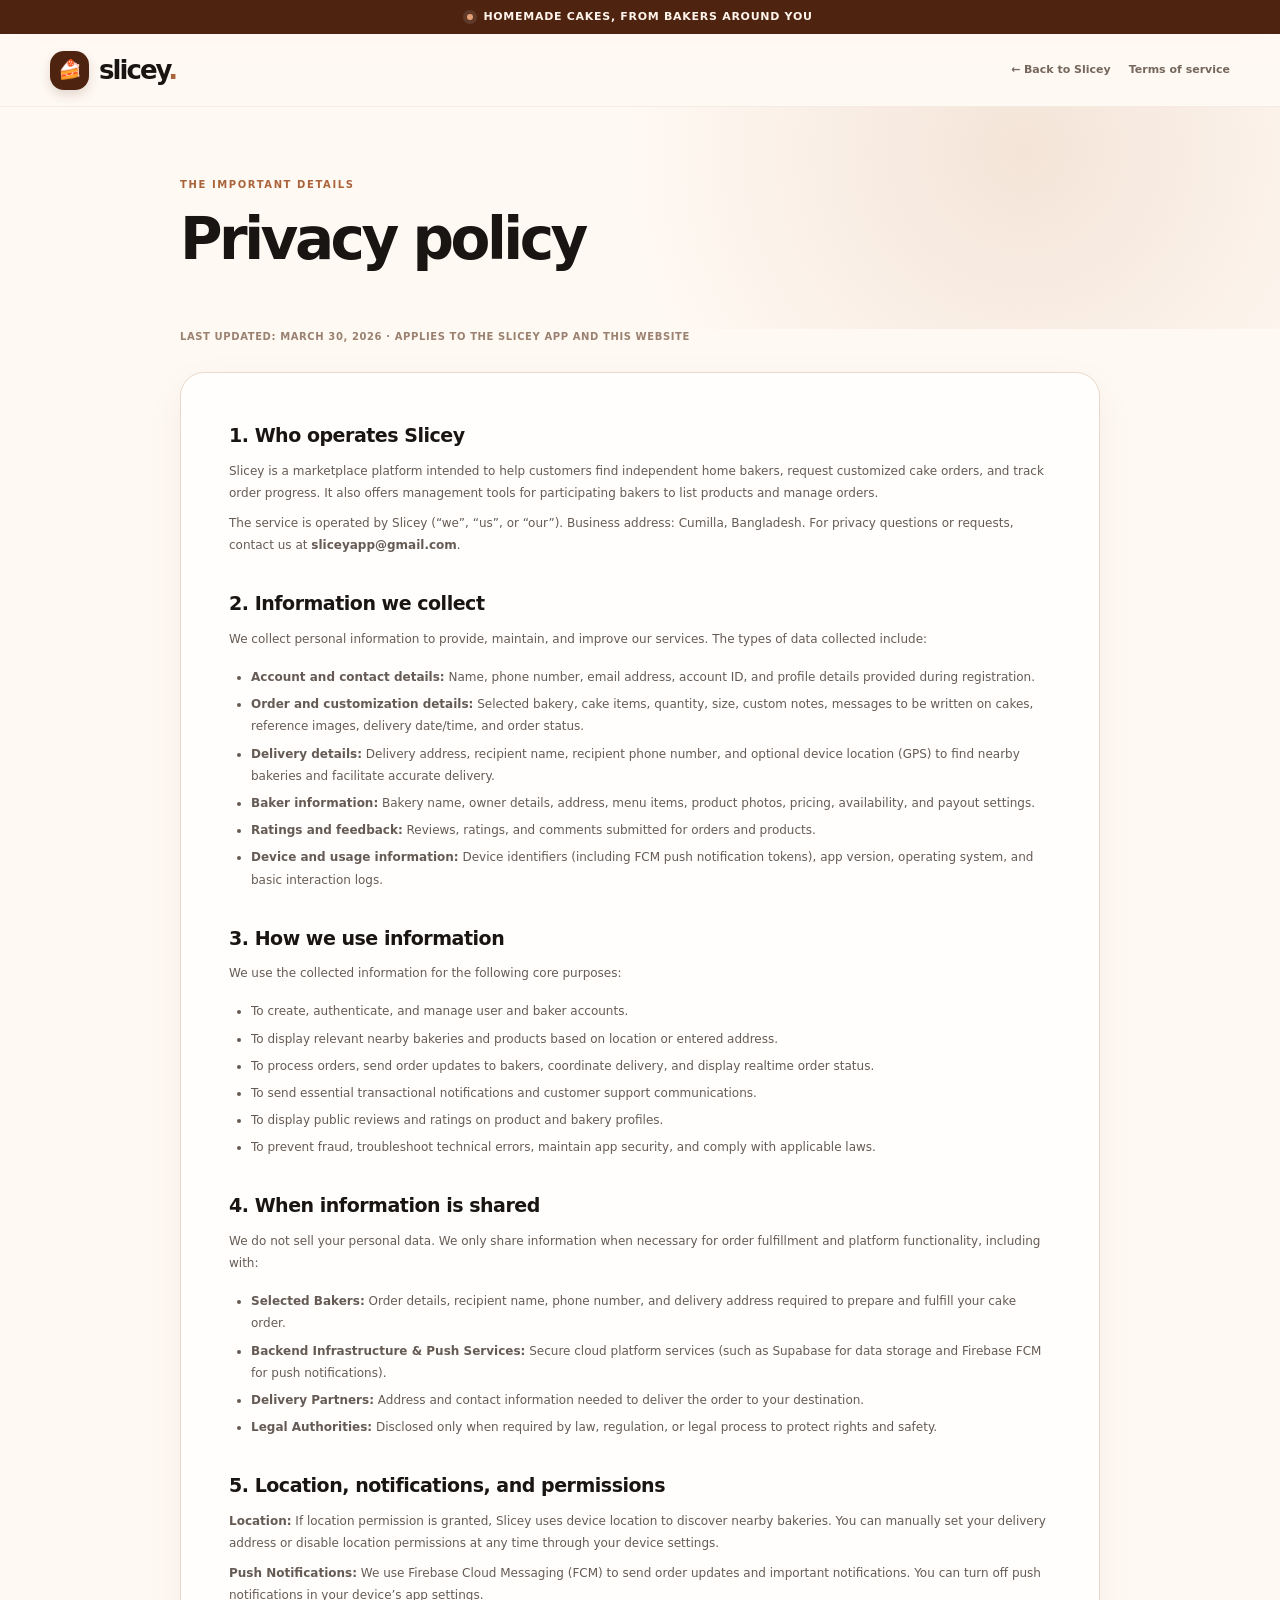
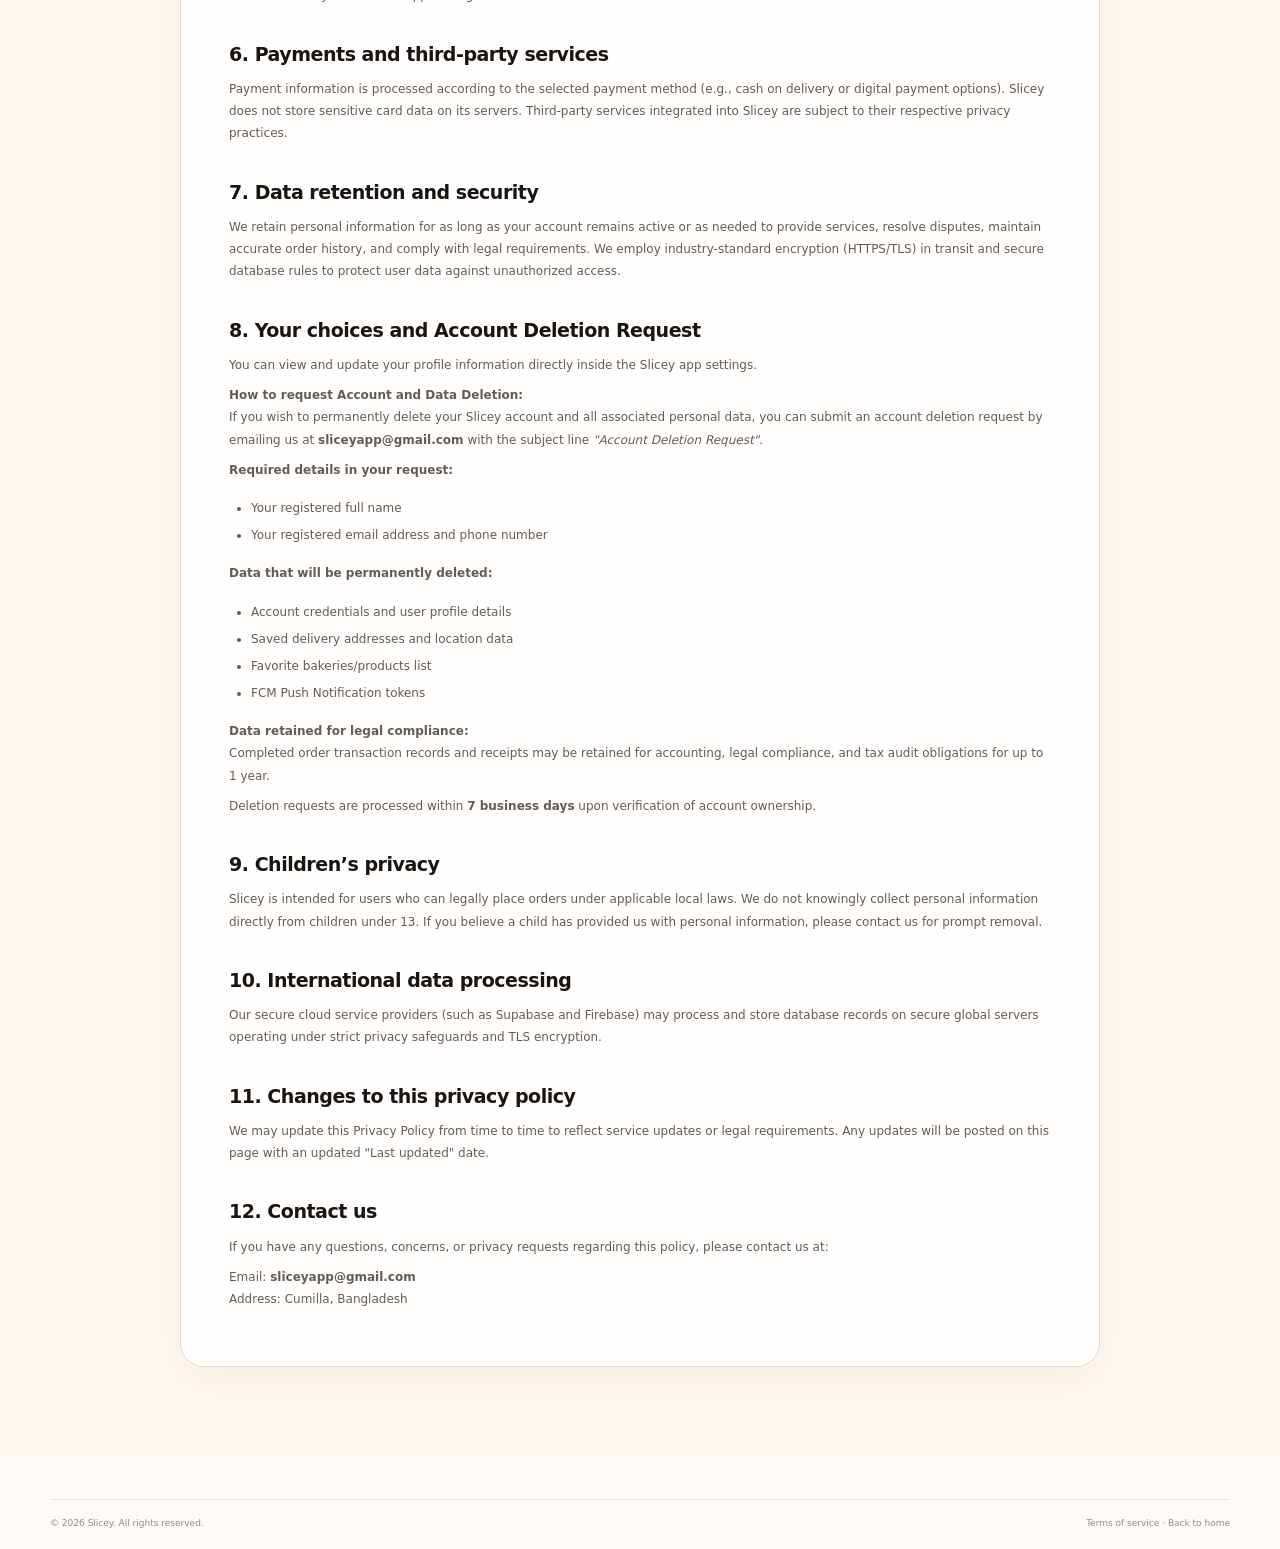
<file: privacy.html>
<!doctype html>
<html lang="en">
<head>
  <meta charset="utf-8">
  <meta name="viewport" content="width=device-width, initial-scale=1">
  <meta name="theme-color" content="#fff8f1">
  <meta name="description" content="Read the Slicey privacy policy.">
  <title>Privacy Policy — Slicey</title>
  <link rel="icon" href="data:image/svg+xml,%3Csvg xmlns='http://www.w3.org/2000/svg' viewBox='0 0 100 100'%3E%3Crect width='100' height='100' rx='27' fill='%23522a17'/%3E%3Ctext x='50' y='67' text-anchor='middle' font-size='55'%3E%F0%9F%8D%B0%3C/text%3E%3C/svg%3E">
  <link rel="stylesheet" href="assets/css/styles.css">
</head>
<body class="legal-page">
  <div class="announcement"><span class="announcement-dot" aria-hidden="true"></span><span>Homemade cakes, from bakers around you</span></div>
  <header class="site-header legal-header">
    <div class="header-inner wrap">
      <a class="brand" href="index.html" aria-label="Slicey home"><span class="brand-mark" aria-hidden="true">🍰</span><span class="brand-name">slicey<span class="brand-period">.</span></span></a>
      <nav class="legal-nav" aria-label="Legal navigation"><a href="index.html">← Back to Slicey</a><a href="terms.html">Terms of service</a></nav>
    </div>
  </header>
  <main>
    <section class="legal-hero">
      <div class="wrap">
        <span class="eyebrow">THE IMPORTANT DETAILS</span>
        <h1>Privacy policy</h1>
      </div>
    </section>
    <section class="legal-content">
      <div class="wrap">
        <p class="legal-meta">Last updated: March 30, 2026 · Applies to the Slicey app and this website</p>
        <article class="legal-document">
          <h2>1. Who operates Slicey</h2>
          <p>Slicey is a marketplace platform intended to help customers find independent home bakers, request customized cake orders, and track order progress. It also offers management tools for participating bakers to list products and manage orders.</p>
          <p>The service is operated by Slicey (“we”, “us”, or “our”). Business address: Cumilla, Bangladesh. For privacy questions or requests, contact us at <strong>sliceyapp@gmail.com</strong>.</p>

          <h2>2. Information we collect</h2>
          <p>We collect personal information to provide, maintain, and improve our services. The types of data collected include:</p>
          <ul>
            <li><strong>Account and contact details:</strong> Name, phone number, email address, account ID, and profile details provided during registration.</li>
            <li><strong>Order and customization details:</strong> Selected bakery, cake items, quantity, size, custom notes, messages to be written on cakes, reference images, delivery date/time, and order status.</li>
            <li><strong>Delivery details:</strong> Delivery address, recipient name, recipient phone number, and optional device location (GPS) to find nearby bakeries and facilitate accurate delivery.</li>
            <li><strong>Baker information:</strong> Bakery name, owner details, address, menu items, product photos, pricing, availability, and payout settings.</li>
            <li><strong>Ratings and feedback:</strong> Reviews, ratings, and comments submitted for orders and products.</li>
            <li><strong>Device and usage information:</strong> Device identifiers (including FCM push notification tokens), app version, operating system, and basic interaction logs.</li>
          </ul>

          <h2>3. How we use information</h2>
          <p>We use the collected information for the following core purposes:</p>
          <ul>
            <li>To create, authenticate, and manage user and baker accounts.</li>
            <li>To display relevant nearby bakeries and products based on location or entered address.</li>
            <li>To process orders, send order updates to bakers, coordinate delivery, and display realtime order status.</li>
            <li>To send essential transactional notifications and customer support communications.</li>
            <li>To display public reviews and ratings on product and bakery profiles.</li>
            <li>To prevent fraud, troubleshoot technical errors, maintain app security, and comply with applicable laws.</li>
          </ul>

          <h2>4. When information is shared</h2>
          <p>We do not sell your personal data. We only share information when necessary for order fulfillment and platform functionality, including with:</p>
          <ul>
            <li><strong>Selected Bakers:</strong> Order details, recipient name, phone number, and delivery address required to prepare and fulfill your cake order.</li>
            <li><strong>Backend Infrastructure & Push Services:</strong> Secure cloud platform services (such as Supabase for data storage and Firebase FCM for push notifications).</li>
            <li><strong>Delivery Partners:</strong> Address and contact information needed to deliver the order to your destination.</li>
            <li><strong>Legal Authorities:</strong> Disclosed only when required by law, regulation, or legal process to protect rights and safety.</li>
          </ul>

          <h2>5. Location, notifications, and permissions</h2>
          <p><strong>Location:</strong> If location permission is granted, Slicey uses device location to discover nearby bakeries. You can manually set your delivery address or disable location permissions at any time through your device settings.</p>
          <p><strong>Push Notifications:</strong> We use Firebase Cloud Messaging (FCM) to send order updates and important notifications. You can turn off push notifications in your device’s app settings.</p>

          <h2>6. Payments and third-party services</h2>
          <p>Payment information is processed according to the selected payment method (e.g., cash on delivery or digital payment options). Slicey does not store sensitive card data on its servers. Third-party services integrated into Slicey are subject to their respective privacy practices.</p>

          <h2>7. Data retention and security</h2>
          <p>We retain personal information for as long as your account remains active or as needed to provide services, resolve disputes, maintain accurate order history, and comply with legal requirements. We employ industry-standard encryption (HTTPS/TLS) in transit and secure database rules to protect user data against unauthorized access.</p>

          <h2>8. Your choices and Account Deletion Request</h2>
          <p>You can view and update your profile information directly inside the Slicey app settings.</p>
          
          <p><strong>How to request Account and Data Deletion:</strong><br>
          If you wish to permanently delete your Slicey account and all associated personal data, you can submit an account deletion request by emailing us at <strong>sliceyapp@gmail.com</strong> with the subject line <em>"Account Deletion Request"</em>.</p>

          <p><strong>Required details in your request:</strong></p>
          <ul>
            <li>Your registered full name</li>
            <li>Your registered email address and phone number</li>
          </ul>

          <p><strong>Data that will be permanently deleted:</strong></p>
          <ul>
            <li>Account credentials and user profile details</li>
            <li>Saved delivery addresses and location data</li>
            <li>Favorite bakeries/products list</li>
            <li>FCM Push Notification tokens</li>
          </ul>

          <p><strong>Data retained for legal compliance:</strong><br>
          Completed order transaction records and receipts may be retained for accounting, legal compliance, and tax audit obligations for up to 1 year.</p>
          <p>Deletion requests are processed within <strong>7 business days</strong> upon verification of account ownership.</p>

          <h2>9. Children’s privacy</h2>
          <p>Slicey is intended for users who can legally place orders under applicable local laws. We do not knowingly collect personal information directly from children under 13. If you believe a child has provided us with personal information, please contact us for prompt removal.</p>

          <h2>10. International data processing</h2>
          <p>Our secure cloud service providers (such as Supabase and Firebase) may process and store database records on secure global servers operating under strict privacy safeguards and TLS encryption.</p>

          <h2>11. Changes to this privacy policy</h2>
          <p>We may update this Privacy Policy from time to time to reflect service updates or legal requirements. Any updates will be posted on this page with an updated "Last updated" date.</p>

          <h2>12. Contact us</h2>
          <p>If you have any questions, concerns, or privacy requests regarding this policy, please contact us at:</p>
          <p>Email: <strong>sliceyapp@gmail.com</strong><br>Address: Cumilla, Bangladesh</p>
        </article>
      </div>
    </section>
  </main>
  <footer class="site-footer">
    <div class="wrap footer-bottom"><span>© 2026 Slicey. All rights reserved.</span><span><a href="terms.html">Terms of service</a> · <a href="index.html">Back to home</a></span></div>
  </footer>
</body>
</html>
</file>
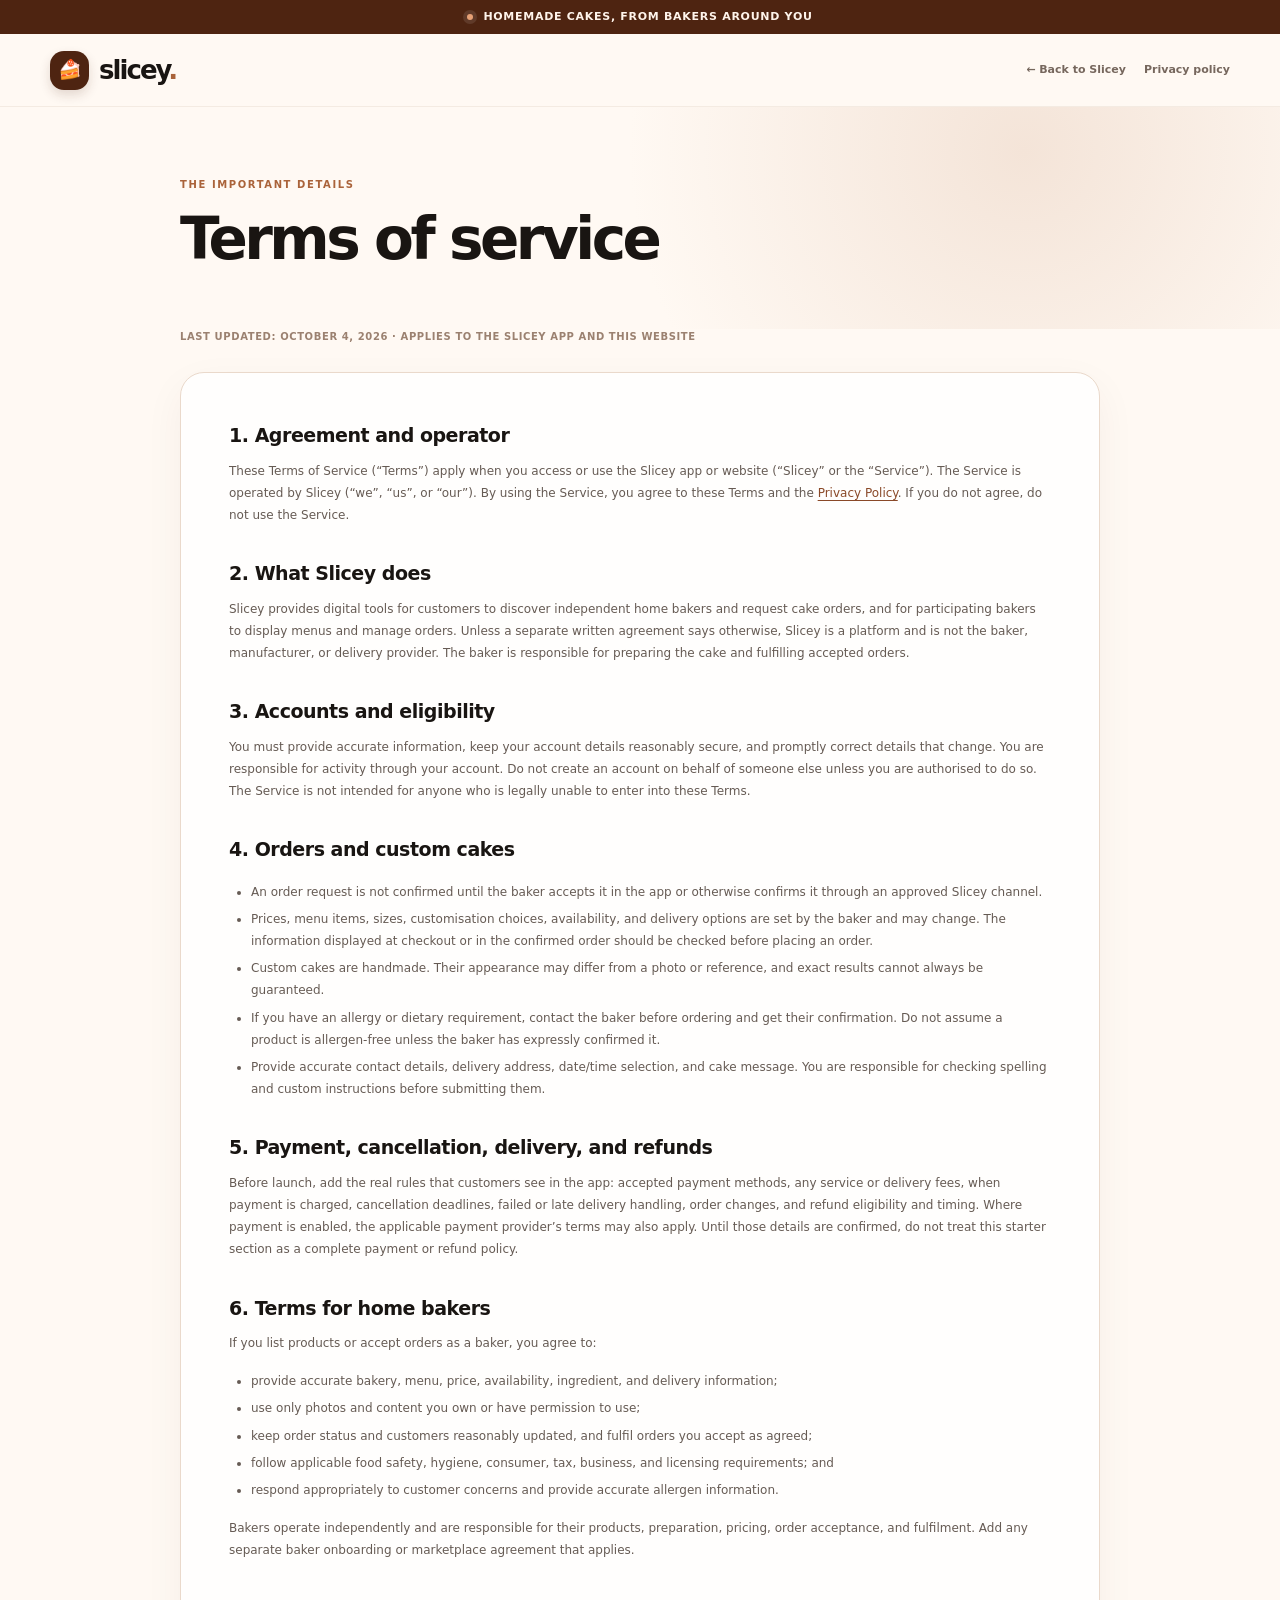
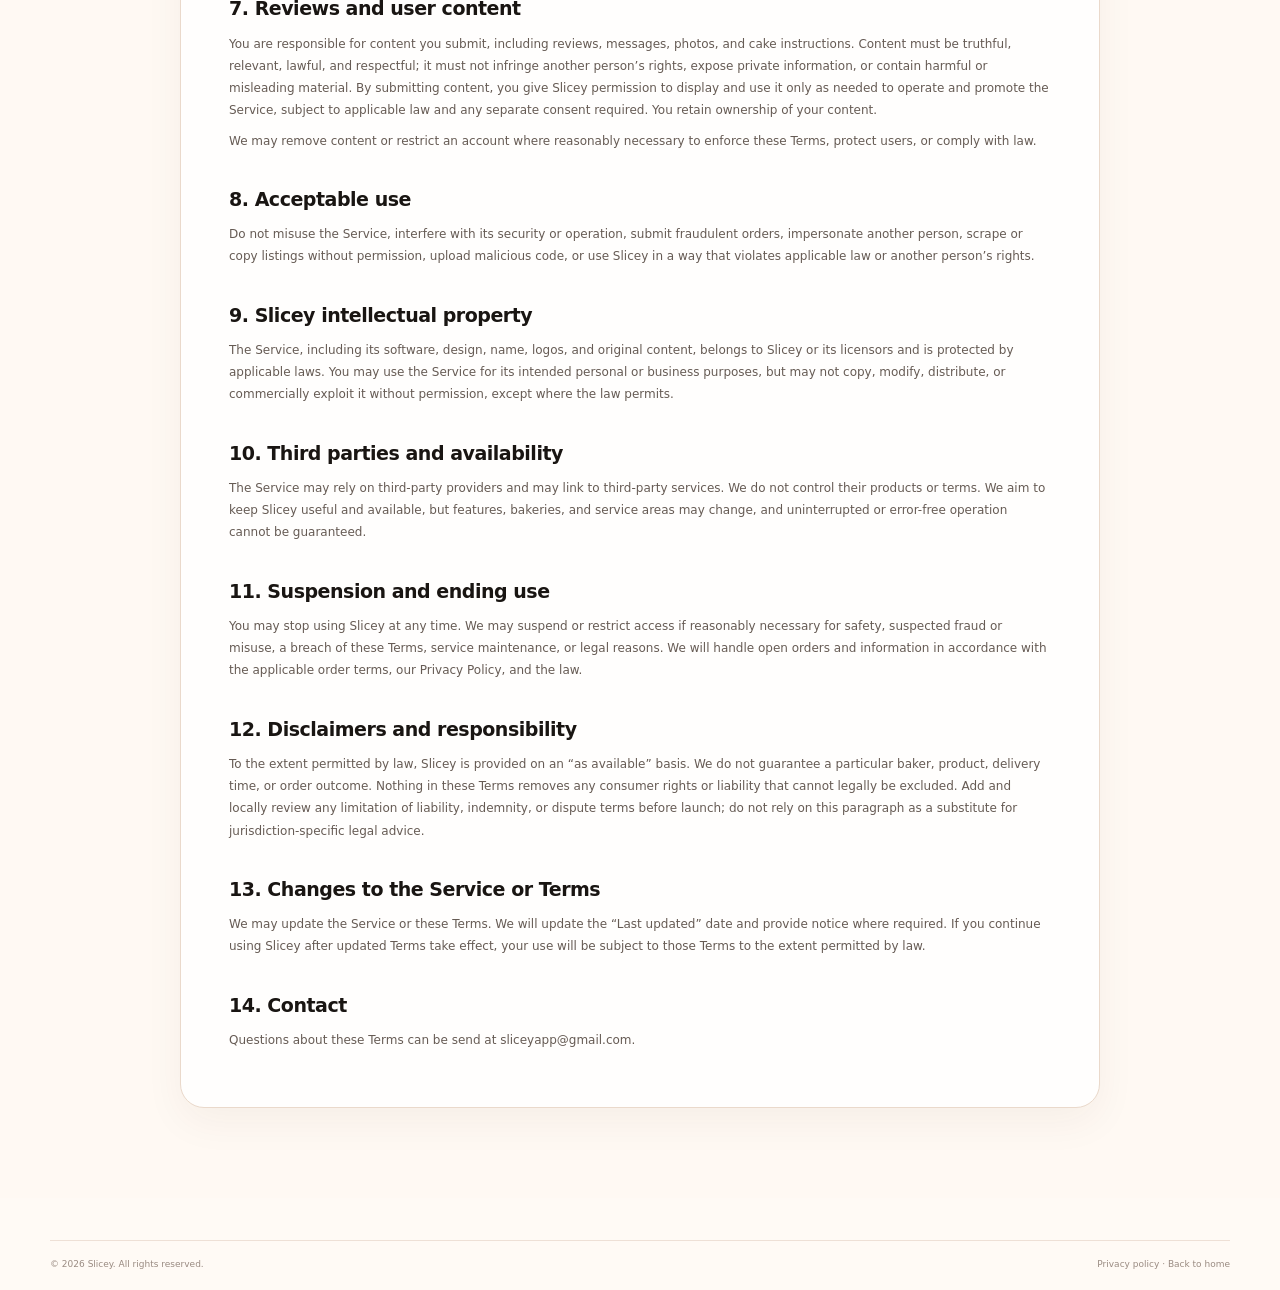
<file: terms.html>
<!doctype html>
<html lang="en">
<head>
  <meta charset="utf-8">
  <meta name="viewport" content="width=device-width, initial-scale=1">
  <meta name="theme-color" content="#fff8f1">
  <meta name="description" content="Read the Slicey terms of service.">
  <title>Terms of Service — Slicey</title>
  <link rel="icon" href="data:image/svg+xml,%3Csvg xmlns='http://www.w3.org/2000/svg' viewBox='0 0 100 100'%3E%3Crect width='100' height='100' rx='27' fill='%23522a17'/%3E%3Ctext x='50' y='67' text-anchor='middle' font-size='55'%3E%F0%9F%8D%B0%3C/text%3E%3C/svg%3E">
  <link rel="stylesheet" href="assets/css/styles.css">
</head>
<body class="legal-page">
  <div class="announcement"><span class="announcement-dot" aria-hidden="true"></span><span>Homemade cakes, from bakers around you</span></div>
  <header class="site-header legal-header">
    <div class="header-inner wrap">
      <a class="brand" href="index.html" aria-label="Slicey home"><span class="brand-mark" aria-hidden="true">🍰</span><span class="brand-name">slicey<span class="brand-period">.</span></span></a>
      <nav class="legal-nav" aria-label="Legal navigation"><a href="index.html">← Back to Slicey</a><a href="privacy.html">Privacy policy</a></nav>
    </div>
  </header>
  <main>
    <section class="legal-hero">
      <div class="wrap">
        <span class="eyebrow">THE IMPORTANT DETAILS</span>
        <h1>Terms of service</h1>
      </div>
    </section>
    <section class="legal-content">
      <div class="wrap">
        <p class="legal-meta">Last updated: October 4, 2026 · Applies to the Slicey app and this website</p>
        <article class="legal-document">
          <h2>1. Agreement and operator</h2>
          <p>These Terms of Service (“Terms”) apply when you access or use the Slicey app or website (“Slicey” or the “Service”). The Service is operated by Slicey (“we”, “us”, or “our”). By using the Service, you agree to these Terms and the <a href="privacy.html">Privacy Policy</a>. If you do not agree, do not use the Service.</p>

          <h2>2. What Slicey does</h2>
          <p>Slicey provides digital tools for customers to discover independent home bakers and request cake orders, and for participating bakers to display menus and manage orders. Unless a separate written agreement says otherwise, Slicey is a platform and is not the baker, manufacturer, or delivery provider. The baker is responsible for preparing the cake and fulfilling accepted orders.</p>

          <h2>3. Accounts and eligibility</h2>
          <p>You must provide accurate information, keep your account details reasonably secure, and promptly correct details that change. You are responsible for activity through your account. Do not create an account on behalf of someone else unless you are authorised to do so. The Service is not intended for anyone who is legally unable to enter into these Terms.</p>

          <h2>4. Orders and custom cakes</h2>
          <ul>
            <li>An order request is not confirmed until the baker accepts it in the app or otherwise confirms it through an approved Slicey channel.</li>
            <li>Prices, menu items, sizes, customisation choices, availability, and delivery options are set by the baker and may change. The information displayed at checkout or in the confirmed order should be checked before placing an order.</li>
            <li>Custom cakes are handmade. Their appearance may differ from a photo or reference, and exact results cannot always be guaranteed.</li>
            <li>If you have an allergy or dietary requirement, contact the baker before ordering and get their confirmation. Do not assume a product is allergen-free unless the baker has expressly confirmed it.</li>
            <li>Provide accurate contact details, delivery address, date/time selection, and cake message. You are responsible for checking spelling and custom instructions before submitting them.</li>
          </ul>

          <h2>5. Payment, cancellation, delivery, and refunds</h2>
          <p>Before launch, add the real rules that customers see in the app: accepted payment methods, any service or delivery fees, when payment is charged, cancellation deadlines, failed or late delivery handling, order changes, and refund eligibility and timing. Where payment is enabled, the applicable payment provider’s terms may also apply. Until those details are confirmed, do not treat this starter section as a complete payment or refund policy.</p>

          <h2>6. Terms for home bakers</h2>
          <p>If you list products or accept orders as a baker, you agree to:</p>
          <ul>
            <li>provide accurate bakery, menu, price, availability, ingredient, and delivery information;</li>
            <li>use only photos and content you own or have permission to use;</li>
            <li>keep order status and customers reasonably updated, and fulfil orders you accept as agreed;</li>
            <li>follow applicable food safety, hygiene, consumer, tax, business, and licensing requirements; and</li>
            <li>respond appropriately to customer concerns and provide accurate allergen information.</li>
          </ul>
          <p>Bakers operate independently and are responsible for their products, preparation, pricing, order acceptance, and fulfilment. Add any separate baker onboarding or marketplace agreement that applies.</p>

          <h2>7. Reviews and user content</h2>
          <p>You are responsible for content you submit, including reviews, messages, photos, and cake instructions. Content must be truthful, relevant, lawful, and respectful; it must not infringe another person’s rights, expose private information, or contain harmful or misleading material. By submitting content, you give Slicey permission to display and use it only as needed to operate and promote the Service, subject to applicable law and any separate consent required. You retain ownership of your content.</p>
          <p>We may remove content or restrict an account where reasonably necessary to enforce these Terms, protect users, or comply with law.</p>

          <h2>8. Acceptable use</h2>
          <p>Do not misuse the Service, interfere with its security or operation, submit fraudulent orders, impersonate another person, scrape or copy listings without permission, upload malicious code, or use Slicey in a way that violates applicable law or another person’s rights.</p>

          <h2>9. Slicey intellectual property</h2>
          <p>The Service, including its software, design, name, logos, and original content, belongs to Slicey or its licensors and is protected by applicable laws. You may use the Service for its intended personal or business purposes, but may not copy, modify, distribute, or commercially exploit it without permission, except where the law permits.</p>

          <h2>10. Third parties and availability</h2>
          <p>The Service may rely on third-party providers and may link to third-party services. We do not control their products or terms. We aim to keep Slicey useful and available, but features, bakeries, and service areas may change, and uninterrupted or error-free operation cannot be guaranteed.</p>

          <h2>11. Suspension and ending use</h2>
          <p>You may stop using Slicey at any time. We may suspend or restrict access if reasonably necessary for safety, suspected fraud or misuse, a breach of these Terms, service maintenance, or legal reasons. We will handle open orders and information in accordance with the applicable order terms, our Privacy Policy, and the law.</p>

          <h2>12. Disclaimers and responsibility</h2>
          <p>To the extent permitted by law, Slicey is provided on an “as available” basis. We do not guarantee a particular baker, product, delivery time, or order outcome. Nothing in these Terms removes any consumer rights or liability that cannot legally be excluded. Add and locally review any limitation of liability, indemnity, or dispute terms before launch; do not rely on this paragraph as a substitute for jurisdiction-specific legal advice.</p>

          <h2>13. Changes to the Service or Terms</h2>
          <p>We may update the Service or these Terms. We will update the “Last updated” date and provide notice where required. If you continue using Slicey after updated Terms take effect, your use will be subject to those Terms to the extent permitted by law.</p>

          <h2>14. Contact</h2>
          <p>Questions about these Terms can be send at sliceyapp@gmail.com.</p>
        </article>
      </div>
    </section>
  </main>
  <footer class="site-footer">
    <div class="wrap footer-bottom"><span>© 2026 Slicey. All rights reserved.</span><span><a href="privacy.html">Privacy policy</a> · <a href="index.html">Back to home</a></span></div>
  </footer>
</body>
</html>
</file>
<file: assets/css/styles.css>
@charset "UTF-8";
:root {
  --cream: #fff9f3;
  --cream-2: #f8efe7;
  --paper: #fffefd;
  --ink: #191512;
  --muted: #7c716a;
  --brown: #4e2411;
  --brown-2: #663018;
  --caramel: #aa633a;
  --peach: #f8e5dc;
  --peach-2: #f4d7ca;
  --line: #ead9cb;
  --green: #58a66a;
  --purple: #9236e6;
  --shadow: 0 24px 58px rgba(72, 39, 20, .12);
  --wrap: 1180px;
}

* { box-sizing: border-box; }
html { scroll-behavior: smooth; scroll-padding-top: 100px; }
body {
  margin: 0;
  color: var(--ink);
  background: var(--cream);
  font-family: Inter, ui-sans-serif, system-ui, -apple-system, BlinkMacSystemFont, "Segoe UI", sans-serif;
  font-size: 16px;
  line-height: 1.55;
  -webkit-font-smoothing: antialiased;
  text-rendering: optimizeLegibility;
}
body.menu-open { overflow: hidden; }
button, a { font: inherit; }
a { color: inherit; text-decoration: none; }
button { color: inherit; }
img { display: block; max-width: 100%; }
.wrap { width: min(var(--wrap), calc(100% - 64px)); margin-inline: auto; }
.section { padding: 108px 0; }
.section-pad { padding: 66px 0 80px; }
.skip-link { position: fixed; z-index: 999; top: 10px; left: 10px; padding: 10px 16px; background: white; border-radius: 10px; transform: translateY(-150%); }
.skip-link:focus { transform: translateY(0); }

.announcement {
  display: flex;
  justify-content: center;
  align-items: center;
  gap: 10px;
  min-height: 34px;
  padding: 5px 16px;
  color: #fff4eb;
  background: var(--brown);
  font-size: 11px;
  font-weight: 650;
  letter-spacing: .065em;
  text-transform: uppercase;
}
.announcement-dot { width: 6px; height: 6px; border-radius: 50%; background: #e6a075; box-shadow: 0 0 0 4px rgba(255,255,255,.10); }
.announcement-divider { color: #dba889; }
.announcement-place { color: #dfc6b4; font-weight: 500; }

.site-header {
  position: sticky;
  z-index: 50;
  top: 0;
  background: rgba(255, 249, 243, .89);
  border-bottom: 1px solid rgba(111, 63, 34, .08);
  backdrop-filter: blur(16px);
  -webkit-backdrop-filter: blur(16px);
}
.header-inner { height: 78px; display: flex; align-items: center; justify-content: space-between; gap: 28px; }
.brand { display: inline-flex; align-items: center; gap: 10px; flex: 0 0 auto; }
.brand-mark { display: grid; place-items: center; width: 39px; height: 39px; border-radius: 14px; background: var(--brown); font-size: 19px; box-shadow: 0 5px 11px rgba(78,36,17,.16); }
.brand-name { font-size: 26px; font-weight: 850; letter-spacing: -.075em; line-height: 1; }
.brand-period { color: var(--caramel); }
.nav-links { display: flex; align-items: center; justify-content: center; gap: clamp(20px, 3vw, 38px); margin-left: auto; }
.nav-links a, .footer-column a { color: #61554e; font-size: 13px; font-weight: 620; transition: color .2s ease; }
.nav-links a:hover, .footer-column a:hover { color: var(--caramel); }
.header-actions { display: flex; align-items: center; gap: 15px; }
.language-toggle { padding: 8px 10px; border: 0; border-radius: 10px; background: transparent; color: var(--brown); font-weight: 750; font-size: 12px; cursor: pointer; }
.language-toggle:hover { background: #f4e5da; }
.header-cta { display: inline-flex; align-items: center; gap: 14px; padding: 11px 17px; border-radius: 13px; background: var(--brown); color: white; font-size: 12px; font-weight: 750; box-shadow: 0 6px 16px rgba(78,36,17,.14); transition: transform .2s ease, background .2s ease; }
.header-cta:hover, .button-dark:hover { transform: translateY(-2px); background: #693119; }
.header-cta span { font-size: 16px; line-height: 1; }
.menu-toggle { display: none; }

.hero { position: relative; overflow: hidden; isolation: isolate; min-height: 665px; padding-top: 76px; padding-bottom: 76px; }
.hero-bg-orb { position: absolute; z-index: -1; border-radius: 50%; pointer-events: none; }
.hero-bg-orb-one { width: 420px; height: 420px; right: 1.5%; top: 50px; background: radial-gradient(circle at 37% 36%, #f6e6d9 0 7%, rgba(244,222,208,.5) 8% 45%, rgba(246,231,219,.14) 72%, transparent 73%); }
.hero-bg-orb-two { width: 240px; height: 240px; left: -150px; bottom: -12px; background: #fbefe5; }
.hero-inner { position: relative; display: grid; grid-template-columns: 1.02fr .98fr; align-items: center; gap: 56px; min-height: 525px; }
.hero-copy { position: relative; z-index: 2; max-width: 585px; padding: 25px 0 34px; }
.eyebrow { display: inline-flex; align-items: center; gap: 8px; color: var(--caramel); font-size: 10px; line-height: 1.4; font-weight: 820; letter-spacing: .16em; }
.eyebrow-sparkle { font-size: 17px; color: #dc9b68; }
.eyebrow-separator { color: #ddad8d; }
.hero h1 { max-width: 650px; margin: 22px 0 22px; font-size: clamp(50px, 6.2vw, 78px); line-height: .99; letter-spacing: -.069em; font-weight: 850; }
.hero h1 span, .section-heading h2 span, .baker-copy h2 span, .download-inner h2 span, .faq-intro h2 span { color: var(--brown); }
.hero-description { max-width: 510px; margin: 0; color: #6f635c; font-size: 16px; line-height: 1.8; }
.hero-bangla { margin: 11px 0 0; color: #98745f; font-size: 13px; font-weight: 550; }
.hero-actions { display: flex; flex-wrap: wrap; gap: 12px; margin-top: 27px; }
.button { display: inline-flex; justify-content: center; align-items: center; gap: 16px; min-height: 49px; padding: 0 19px; border: 1px solid transparent; border-radius: 14px; font-size: 12px; font-weight: 760; transition: transform .2s ease, background .2s ease, box-shadow .2s ease; }
.button span { font-size: 16px; line-height: 1; }
.button-dark { color: white; background: var(--brown); box-shadow: 0 10px 18px rgba(78,36,17,.17); }
.button-quiet { color: var(--brown); border-color: #e5cbbb; background: rgba(255,255,255,.45); }
.button-quiet:hover { transform: translateY(-2px); border-color: var(--caramel); background: white; }
.hero-proof { display: flex; align-items: center; gap: 14px; margin-top: 36px; color: #695e57; font-size: 11px; font-weight: 650; }
.proof-item { display: inline-flex; align-items: center; gap: 7px; white-space: nowrap; }
.proof-icon { display: grid; place-items: center; width: 23px; height: 23px; border-radius: 8px; font-size: 12px; font-weight: 900; }
.proof-cake { background: #fae8df; color: #b66b3f; }
.proof-pin { background: #f1e8f6; color: #8851a0; font-size: 17px; }
.proof-check { background: #e7f3e9; color: #4c9d5d; }
.proof-sep { width: 3px; height: 3px; background: #d7c4b7; border-radius: 50%; }

.hero-visual { position: relative; display: grid; place-items: center; min-height: 550px; isolation: isolate; }
.hero-visual::before { content: ""; position: absolute; z-index: -2; left: 2%; right: 2%; bottom: -44px; height: 69%; border-radius: 52% 48% 0 0 / 27% 26% 0 0; background: linear-gradient(145deg, #5f2b16, #411b0b 70%); box-shadow: 0 20px 50px rgba(61,29,13,.12); }
.hero-visual::after { content: ""; position: absolute; z-index: -1; left: 17%; right: 17%; bottom: -52px; height: 31px; border-radius: 50%; background: rgba(56,28,17,.19); filter: blur(18px); }
.hero-halo { position: absolute; z-index: -1; width: 390px; height: 390px; top: 50px; border-radius: 50%; border: 1px solid rgba(173,107,67,.18); }
.hero-halo::before, .hero-halo::after { content: ""; position: absolute; border-radius: 50%; border: 1px solid rgba(173,107,67,.16); }
.hero-halo::before { inset: 26px; }
.hero-halo::after { inset: 56px; }
.phone { position: relative; background: #11100f; border: 2px solid #292422; padding: 8px; box-shadow: 0 26px 56px rgba(25,13,7,.26), inset 0 0 0 1px rgba(255,255,255,.17); }
.phone-screen { width: 100%; height: 100%; overflow: hidden; border-radius: inherit; background: white; }
.phone-screen img { width: 100%; height: 100%; object-fit: cover; object-position: center; }
.phone-hero { z-index: 2; width: clamp(255px, 27vw, 315px); aspect-ratio: .553; border-radius: 45px; padding: 8px; transform: rotate(1.2deg); }
.phone-hero .phone-screen { border-radius: 35px; }
.float-card { position: absolute; z-index: 4; display: flex; align-items: center; gap: 10px; min-width: 185px; padding: 12px 14px; border: 1px solid rgba(114,72,47,.09); border-radius: 16px; background: rgba(255,255,255,.94); box-shadow: 0 15px 38px rgba(42,24,12,.14); backdrop-filter: blur(8px); }
.float-card-top { top: 110px; left: -6px; }
.float-card-bottom { right: -3px; bottom: 88px; min-width: 210px; }
.float-icon { display: grid; place-items: center; flex: 0 0 35px; height: 35px; border-radius: 12px; font-size: 17px; }
.rating-icon { background: #fff5d9; color: #e1a92c; }
.delivery-icon { background: #e9f2f7; }
.delivery-icon svg { width: 19px; height: 19px; fill: none; stroke: #4386a1; stroke-width: 1.8; stroke-linecap: round; stroke-linejoin: round; }
.float-card strong, .float-card small { display: block; }
.float-card strong { color: #392316; font-size: 11px; line-height: 1.45; }
.float-card small { margin-top: 2px; color: #92877f; font-size: 9px; line-height: 1.3; }
.hero-sparkle { position: absolute; z-index: 3; color: #f0c58e; font-size: 25px; }
.sparkle-one { top: 70px; right: 18%; }
.sparkle-two { bottom: 99px; left: 8%; font-size: 31px; }
.hero-mini-note { position: absolute; right: 6%; top: 23px; display: flex; align-items: center; gap: 8px; color: #75432a; font-size: 10px; font-weight: 700; letter-spacing: .02em; }
.mini-note-dot { width: 7px; height: 7px; background: #67a96d; border-radius: 50%; box-shadow: 0 0 0 4px rgba(103,169,109,.12); }
.hero-bottom-fade { display: none; }

.ticker { overflow: hidden; padding: 14px 0; background: #f7e9df; color: #74503c; border-block: 1px solid rgba(105,61,34,.08); }
.ticker-track { display: flex; align-items: center; justify-content: space-around; gap: 32px; min-width: max-content; padding-inline: 20px; font-size: 9px; font-weight: 840; letter-spacing: .15em; }
.ticker-track i { color: #cb8760; font-size: 16px; font-style: normal; }

.section-benefits { padding-top: 108px; padding-bottom: 112px; }
.section-heading { max-width: 640px; }
.heading-centered { margin: 0 auto 48px; text-align: center; }
.eyebrow-light { color: #e0b598; }
.section-heading h2, .baker-copy h2, .download-inner h2, .faq-intro h2 { margin: 16px 0 15px; font-size: clamp(34px, 4.4vw, 54px); line-height: 1.08; letter-spacing: -.055em; font-weight: 820; }
.section-heading p { max-width: 520px; margin: 0; color: var(--muted); font-size: 14px; line-height: 1.8; }
.heading-centered p { margin-inline: auto; }
.section-benefits .section-heading { margin-bottom: 44px; }
.benefit-grid { display: grid; grid-template-columns: repeat(3, 1fr); gap: 18px; }
.benefit-card { position: relative; overflow: hidden; min-height: 262px; padding: 27px 28px 29px; border: 1px solid #efdfd3; border-radius: 22px; background: var(--paper); box-shadow: 0 9px 24px rgba(80,46,23,.035); transition: transform .25s ease, box-shadow .25s ease; }
.benefit-card:hover { transform: translateY(-5px); box-shadow: 0 18px 36px rgba(80,46,23,.09); }
.benefit-card-featured { background: #fbefe8; border-color: #efd2c1; }
.benefit-icon { display: grid; place-items: center; width: 48px; height: 48px; margin-bottom: 21px; border-radius: 15px; }
.benefit-icon svg { width: 24px; height: 24px; fill: none; stroke: currentColor; stroke-width: 1.75; stroke-linecap: round; stroke-linejoin: round; }
.icon-peach { color: #ae6240; background: #fae6dc; }
.icon-lilac { color: #925bac; background: #f1e9f7; }
.icon-mint { color: #4c9b5b; background: #e9f5e9; }
.card-kicker { color: #aa7554; font-size: 9px; font-weight: 850; letter-spacing: .16em; }
.benefit-card h3 { margin: 7px 0 9px; font-size: 18px; line-height: 1.3; letter-spacing: -.025em; }
.benefit-card p { max-width: 300px; margin: 0; color: var(--muted); font-size: 12px; line-height: 1.7; }
.card-number { position: absolute; right: 24px; bottom: 18px; color: rgba(99,52,27,.13); font-size: 28px; font-weight: 820; letter-spacing: -.08em; }

.section-screens { padding-top: 104px; padding-bottom: 90px; background: #f7eee7; }
.screens-topline { display: flex; align-items: end; justify-content: space-between; gap: 24px; margin-bottom: 27px; }
.screens-topline .section-heading { max-width: 670px; }
.screens-topline .section-heading h2 { font-size: clamp(34px, 4vw, 49px); }
.screens-topline .section-heading p { margin-top: 8px; }
.carousel-arrows { display: flex; gap: 9px; padding-bottom: 4px; }
.carousel-arrow { display: grid; place-items: center; width: 43px; height: 43px; border: 1px solid #e3cdbb; border-radius: 50%; color: var(--brown); background: rgba(255,255,255,.68); cursor: pointer; transition: .2s ease; }
.carousel-arrow:hover { color: white; background: var(--brown); border-color: var(--brown); }
.carousel-arrow svg { width: 20px; height: 20px; fill: none; stroke: currentColor; stroke-width: 1.8; stroke-linecap: round; stroke-linejoin: round; }
.screenshot-tabs { display: inline-flex; gap: 4px; padding: 5px; margin-bottom: 25px; border: 1px solid #ead8c8; border-radius: 15px; background: rgba(255,255,255,.67); }
.screenshot-tab { display: inline-flex; align-items: center; gap: 9px; min-height: 39px; padding: 0 14px; border: 0; border-radius: 10px; color: #77695f; background: transparent; font-size: 11px; font-weight: 730; cursor: pointer; transition: .2s ease; }
.screenshot-tab span { padding: 3px 7px; border-radius: 999px; color: #a17961; background: #f6e9df; font-size: 8px; font-weight: 800; }
.screenshot-tab.is-active { color: white; background: var(--brown); }
.screenshot-tab.is-active span { color: #f8e1d0; background: rgba(255,255,255,.13); }
.screenshot-panel { display: block; }
.screenshot-panel[hidden] { display: none !important; }
.screenshot-track { display: grid; grid-auto-flow: column; grid-auto-columns: calc((100% - 54px) / 4); gap: 18px; overflow-x: auto; padding: 3px 2px 15px; scroll-snap-type: x mandatory; scrollbar-width: thin; scrollbar-color: #d3aa91 transparent; }
.screen-card { display: flex; flex-direction: column; align-items: center; min-width: 0; min-height: 523px; padding: 21px 15px 21px; border: 1px solid #ecdacc; border-radius: 22px; background: rgba(255,255,255,.79); text-align: center; scroll-snap-align: start; }
.phone-card { width: min(100%, 173px); aspect-ratio: .553; padding: 6px; border-radius: 29px; border-width: 1.5px; box-shadow: 0 15px 28px rgba(35,20,12,.17); }
.phone-card .phone-screen { border-radius: 22px; }
.screen-caption { max-width: 220px; margin-top: 19px; }
.screen-caption > span { color: #ae704d; font-size: 8px; font-weight: 850; letter-spacing: .15em; }
.screen-caption h3 { margin: 6px 0 6px; font-size: 14px; line-height: 1.35; letter-spacing: -.025em; }
.screen-caption p { margin: 0; color: #867971; font-size: 10px; line-height: 1.65; }
.screens-footnote { display: flex; align-items: center; gap: 7px; margin: 12px 2px 0; color: #8b7668; font-size: 10px; }
.screens-footnote span { color: #c48258; }

.baker-section { padding-top: 98px; padding-bottom: 104px; }
.baker-panel { position: relative; display: grid; grid-template-columns: 1fr .86fr; align-items: center; min-height: 526px; overflow: hidden; border-radius: 32px; color: white; background: linear-gradient(119deg, #512412, #3f1c0d 70%); box-shadow: 0 24px 58px rgba(62,29,13,.15); }
.baker-panel::before { content: ""; position: absolute; right: -130px; top: -270px; width: 590px; height: 590px; border: 1px solid rgba(245,213,192,.1); border-radius: 50%; box-shadow: 0 0 0 38px rgba(245,213,192,.025), 0 0 0 78px rgba(245,213,192,.02); }
.baker-panel::after { content: ""; position: absolute; left: 30%; bottom: -160px; width: 500px; height: 300px; border-radius: 50%; background: rgba(176,98,53,.13); filter: blur(34px); }
.baker-copy { position: relative; z-index: 2; max-width: 550px; padding: 66px 30px 66px 67px; }
.baker-copy h2 { margin-top: 18px; color: #fff8f2; font-size: clamp(36px, 4.3vw, 53px); }
.baker-copy h2 span { color: #e9b18a; }
.baker-copy > p { max-width: 450px; margin: 0; color: #d8c3b5; font-size: 13px; line-height: 1.8; }
.baker-points { display: grid; gap: 12px; padding: 0; margin: 25px 0 26px; list-style: none; color: #f7ece4; font-size: 11px; line-height: 1.55; }
.baker-points li { display: flex; align-items: flex-start; gap: 10px; }
.baker-points li span { display: grid; place-items: center; flex: 0 0 19px; width: 19px; height: 19px; border-radius: 50%; color: #d9efdc; background: rgba(105,179,116,.2); font-size: 11px; font-weight: 900; }
.button-light { color: var(--brown); background: #fff6ee; box-shadow: 0 9px 22px rgba(0,0,0,.13); }
.button-light:hover { transform: translateY(-2px); background: white; }
.baker-phone-wrap { position: relative; z-index: 1; display: grid; place-items: center; align-self: stretch; min-height: 525px; }
.baker-orbit { position: absolute; top: 45px; left: 5%; width: 360px; height: 360px; border: 1px solid rgba(255,255,255,.13); border-radius: 50%; box-shadow: 0 0 0 34px rgba(255,255,255,.025); }
.phone-baker { width: clamp(220px, 24vw, 285px); aspect-ratio: .553; border-radius: 41px; padding: 7px; border-color: #2b2521; box-shadow: 0 27px 50px rgba(14,7,3,.38); transform: rotate(-1.5deg) translateY(12px); }
.phone-baker .phone-screen { border-radius: 31px; }
.baker-floating-note { position: absolute; z-index: 4; left: 4%; bottom: 83px; display: flex; align-items: center; gap: 10px; padding: 12px 14px; border: 1px solid rgba(85,46,25,.09); border-radius: 15px; color: #332014; background: #fffaf5; box-shadow: 0 13px 32px rgba(14,7,3,.22); }
.online-dot { width: 9px; height: 9px; border-radius: 50%; background: #65ad69; box-shadow: 0 0 0 4px #e8f4e8; }
.baker-floating-note strong, .baker-floating-note small { display: block; }
.baker-floating-note strong { font-size: 10px; }
.baker-floating-note small { margin-top: 2px; color: #8b7e75; font-size: 9px; }

.how-section { padding-top: 100px; padding-bottom: 112px; }
.how-section .heading-centered { margin-bottom: 48px; }
.steps-grid { display: grid; grid-template-columns: repeat(4, 1fr); gap: 12px; }
.step-card { position: relative; min-height: 197px; padding: 22px 21px; border-top: 1px solid #ead7c8; }
.step-card:first-child { border-top-color: #bf815d; }
.step-index { color: #bd805c; font-size: 10px; font-weight: 840; letter-spacing: .12em; }
.step-icon { display: grid; place-items: center; width: 38px; height: 38px; margin-top: 17px; border-radius: 12px; color: var(--brown); background: #f4e5db; font-size: 22px; font-weight: 650; }
.step-card h3 { margin: 14px 0 5px; font-size: 15px; letter-spacing: -.02em; }
.step-card p { max-width: 205px; margin: 0; color: var(--muted); font-size: 11px; line-height: 1.7; }

.faq-section { padding: 96px 0 112px; background: #f7eee7; }
.faq-layout { display: grid; grid-template-columns: .72fr 1.28fr; gap: clamp(50px, 9vw, 128px); align-items: start; }
.faq-intro { position: relative; }
.faq-intro h2 { margin-top: 17px; font-size: clamp(39px, 4.3vw, 54px); }
.faq-intro p { max-width: 300px; margin: 0; color: var(--muted); font-size: 13px; line-height: 1.8; }
.faq-cake { display: grid; place-items: center; width: 96px; height: 96px; margin-top: 32px; border: 1px solid #e8d2c2; border-radius: 28px; background: #fffaf5; font-size: 44px; transform: rotate(-7deg); box-shadow: 0 12px 28px rgba(84,47,25,.07); }
.faq-list { border-top: 1px solid #e5d2c4; }
.faq-item { border-bottom: 1px solid #e5d2c4; }
.faq-item summary { position: relative; padding: 20px 42px 20px 0; list-style: none; font-size: 13px; font-weight: 760; cursor: pointer; }
.faq-item summary::-webkit-details-marker { display: none; }
.faq-item summary::after { content: "+"; position: absolute; top: 50%; right: 3px; display: grid; place-items: center; width: 24px; height: 24px; border: 1px solid #e3cbbb; border-radius: 50%; color: var(--brown); font-size: 16px; font-weight: 450; transform: translateY(-50%); transition: transform .2s ease, background .2s ease; }
.faq-item[open] summary::after { content: "−"; color: white; border-color: var(--brown); background: var(--brown); }
.faq-item p { max-width: 650px; margin: -4px 34px 20px 0; color: #7f736b; font-size: 11px; line-height: 1.8; }

.download-section { position: relative; overflow: hidden; isolation: isolate; padding: 86px 0 95px; color: white; text-align: center; background: linear-gradient(116deg, #542714, #3e1b0d 78%); }
.download-section::before { content: ""; position: absolute; z-index: -1; top: -390px; left: calc(50% - 390px); width: 780px; height: 780px; border: 1px solid rgba(255,255,255,.08); border-radius: 50%; box-shadow: 0 0 0 42px rgba(255,255,255,.025), 0 0 0 90px rgba(255,255,255,.018); }
.download-inner { position: relative; z-index: 1; }
.download-inner h2 { margin: 16px 0 12px; color: #fffaf5; font-size: clamp(40px, 5vw, 61px); }
.download-inner h2 span { color: #e5ac83; }
.download-inner > p { max-width: 460px; margin: 0 auto; color: #dcc7b8; font-size: 13px; line-height: 1.8; }
.store-buttons { display: flex; flex-wrap: wrap; justify-content: center; gap: 13px; margin-top: 28px; }
.store-button { position: relative; display: flex; align-items: center; gap: 11px; min-width: 205px; min-height: 62px; padding: 9px 14px; border: 1px solid rgba(255,255,255,.22); border-radius: 14px; color: white; background: #20130f; text-align: left; box-shadow: 0 11px 25px rgba(0,0,0,.15); transition: transform .2s ease, border-color .2s ease, background .2s ease; }
.store-button:hover { transform: translateY(-3px); border-color: rgba(255,255,255,.45); background: #291813; }
.store-icon { flex: 0 0 25px; width: 25px; height: 25px; }
.apple-icon { fill: white; }
.store-copy { display: grid; gap: 1px; padding-right: 4px; }
.store-copy small { color: #cbbcb4; font-size: 7px; font-weight: 720; letter-spacing: .12em; }
.store-copy strong { font-size: 13px; line-height: 1.3; }
.coming-soon { margin-left: auto; align-self: center; padding: 4px 6px; border-radius: 6px; color: #f2ceb5; background: rgba(255,255,255,.09); font-size: 7px; font-weight: 760; letter-spacing: .04em; text-transform: uppercase; }
.download-note { margin: 15px 0 0 !important; color: #bba293 !important; font-size: 9px !important; }
.download-decoration { position: absolute; color: rgba(242,196,158,.58); }
.download-star-one { top: 54px; left: 15%; font-size: 26px; }
.download-star-two { right: 17%; bottom: 52px; font-size: 33px; }
.download-bottom-art { position: absolute; z-index: -1; right: -5%; bottom: -170px; left: -5%; height: 230px; border-radius: 50% 50% 0 0; background: rgba(144,78,43,.12); }

.site-footer { padding: 57px 0 18px; background: #fffaf5; }
.footer-main { display: grid; grid-template-columns: 1.8fr 1fr 1fr 1fr; gap: 48px; padding-bottom: 44px; }
.brand-footer .brand-mark { width: 35px; height: 35px; border-radius: 12px; font-size: 16px; }
.brand-footer .brand-name { font-size: 23px; }
.footer-brand-block > p { max-width: 230px; margin: 15px 0 15px; color: #7d7067; font-size: 11px; line-height: 1.75; }
.footer-local { display: inline-flex; align-items: center; gap: 7px; color: #926b54; font-size: 10px; font-weight: 680; }
.footer-local span { display: grid; place-items: center; width: 21px; height: 21px; border-radius: 7px; color: var(--brown); background: #f4e5db; font-size: 14px; }
.footer-column { display: flex; flex-direction: column; align-items: flex-start; gap: 12px; }
.footer-column h3 { margin: 4px 0 5px; font-size: 11px; font-weight: 790; }
.footer-column a { font-size: 10px; font-weight: 570; }
.footer-soon { margin-left: 3px; padding: 2px 5px; border-radius: 999px; color: #9a684a; background: #f7e9de; font-size: 7px; text-transform: uppercase; }
.footer-bottom { display: flex; justify-content: space-between; gap: 20px; padding-top: 17px; border-top: 1px solid #eee0d6; color: #9a8b82; font-size: 9px; }
.footer-heart { color: #c97860; }
.toast { position: fixed; z-index: 100; right: 24px; bottom: 24px; max-width: min(360px, calc(100vw - 32px)); padding: 13px 17px; border: 1px solid rgba(255,255,255,.15); border-radius: 13px; color: white; background: #28170f; box-shadow: 0 10px 30px rgba(0,0,0,.22); font-size: 12px; opacity: 0; pointer-events: none; transform: translateY(12px); transition: opacity .25s ease, transform .25s ease; }
.toast.is-visible { opacity: 1; transform: translateY(0); }

/* Legal information pages */
.legal-hero { padding: 64px 0 48px; background: radial-gradient(circle at 80% 20%, #f4e4d8 0, transparent 38%), var(--cream); }
.legal-hero .wrap { max-width: 920px; }
.legal-hero h1 { margin: 13px 0 11px; font-size: clamp(38px, 5vw, 58px); line-height: 1.05; letter-spacing: -.06em; }
.legal-hero p { max-width: 690px; margin: 0; color: var(--muted); font-size: 14px; line-height: 1.75; }
.legal-content { padding: 0 0 90px; }
.legal-content .wrap { max-width: 920px; }
.legal-note { margin: 0 0 28px; padding: 15px 17px; border: 1px solid #e8cba9; border-radius: 13px; color: #6c4a31; background: #fff2de; font-size: 11px; line-height: 1.65; }
.legal-meta { margin: 0 0 28px; color: #9b8170; font-size: 10px; font-weight: 750; letter-spacing: .06em; text-transform: uppercase; }
.legal-document { padding: clamp(23px, 5vw, 48px); border: 1px solid var(--line); border-radius: 24px; background: var(--paper); box-shadow: 0 14px 40px rgba(76,43,23,.05); }
.legal-document h2 { margin: 33px 0 9px; font-size: 19px; letter-spacing: -.025em; }
.legal-document h2:first-child { margin-top: 0; }
.legal-document h3 { margin: 20px 0 6px; font-size: 14px; }
.legal-document p, .legal-document li { color: #665b54; font-size: 12px; line-height: 1.85; }
.legal-document p { margin: 8px 0; }
.legal-document ul, .legal-document ol { padding-left: 22px; }
.legal-document li { margin: 5px 0; }
.legal-document a { color: #8a4928; text-decoration: underline; text-underline-offset: 3px; }
.legal-placeholder { color: #7b3b24; font-weight: 750; background: #fff0e7; }
.legal-page .site-footer { padding-top: 42px; }
.legal-nav { display: flex; align-items: center; gap: 18px; color: #76675d; font-size: 11px; font-weight: 650; }
.legal-nav a:hover { color: var(--caramel); }
.legal-header .header-inner { height: 72px; }

@media (max-width: 1050px) {
  .wrap { width: min(var(--wrap), calc(100% - 48px)); }
  .hero-inner { gap: 30px; }
  .hero h1 { font-size: clamp(48px, 6vw, 68px); }
  .hero-visual { min-height: 510px; }
  .float-card-top { left: -12px; }
  .float-card-bottom { right: -13px; }
  .screenshot-track { grid-auto-columns: calc((100% - 36px) / 3); }
  .baker-copy { padding-left: 48px; }
  .footer-main { gap: 32px; }
}
@media (max-width: 760px) {
  html { scroll-padding-top: 76px; }
  .wrap { width: min(100% - 36px, 560px); }
  .section { padding: 78px 0; }
  .section-pad { padding: 43px 0 56px; }
  .announcement { min-height: 31px; font-size: 9px; letter-spacing: .04em; }
  .announcement-place, .announcement-divider { display: none; }
  .header-inner { height: 66px; gap: 12px; }
  .brand-mark { width: 35px; height: 35px; border-radius: 12px; font-size: 17px; }
  .brand-name { font-size: 23px; }
  .menu-toggle { display: flex; flex-direction: column; justify-content: center; gap: 5px; order: 3; width: 39px; height: 39px; padding: 10px; border: 1px solid #ead7c8; border-radius: 12px; background: rgba(255,255,255,.55); cursor: pointer; }
  .menu-toggle span { width: 17px; height: 2px; border-radius: 2px; background: var(--brown); transition: transform .2s ease; }
  .menu-toggle[aria-expanded="true"] span:first-child { transform: translateY(3.5px) rotate(45deg); }
  .menu-toggle[aria-expanded="true"] span:last-child { transform: translateY(-3.5px) rotate(-45deg); }
  .header-actions { margin-left: auto; gap: 3px; }
  .language-toggle { padding: 7px 9px; font-size: 11px; }
  .header-cta { padding: 9px 11px; border-radius: 11px; gap: 7px; font-size: 10px; }
  .header-cta span { font-size: 13px; }
  .nav-links { position: fixed; top: 97px; right: 0; left: 0; display: none; flex-direction: column; align-items: stretch; gap: 0; padding: 12px 18px 22px; border-bottom: 1px solid #ead7c8; background: #fffaf5; box-shadow: 0 20px 35px rgba(48,26,14,.1); }
  .nav-links.is-open { display: flex; }
  .nav-links a { padding: 14px 5px; border-bottom: 1px solid #f2e7df; font-size: 13px; }
  .nav-links a:last-child { border-bottom: 0; }
  .hero { min-height: 0; padding-top: 48px; padding-bottom: 34px; }
  .hero-inner { grid-template-columns: 1fr; gap: 21px; min-height: 0; }
  .hero-copy { max-width: 570px; padding: 0; }
  .eyebrow { font-size: 9px; }
  .hero h1 { max-width: 500px; margin: 16px 0 15px; font-size: clamp(45px, 11vw, 67px); line-height: 1.00; }
  .hero-description { max-width: 520px; font-size: 13px; line-height: 1.75; }
  .hero-bangla { margin-top: 9px; font-size: 12px; }
  .hero-actions { gap: 9px; margin-top: 20px; }
  .button { min-height: 45px; padding: 0 14px; border-radius: 12px; font-size: 10px; }
  .hero-proof { gap: 8px; margin-top: 24px; font-size: 9px; }
  .proof-item { gap: 5px; }
  .proof-icon { width: 20px; height: 20px; border-radius: 7px; font-size: 10px; }
  .proof-pin { font-size: 14px; }
  .hero-visual { min-height: 444px; margin: 7px -6px 0; }
  .hero-visual::before { left: -3%; right: -3%; bottom: -30px; height: 62%; border-radius: 48% 52% 0 0 / 26% 26% 0 0; }
  .hero-visual::after { bottom: -43px; }
  .hero-halo { top: 30px; width: 290px; height: 290px; }
  .phone-hero { width: 227px; border-radius: 37px; padding: 7px; }
  .phone-hero .phone-screen { border-radius: 29px; }
  .float-card { min-width: 158px; padding: 9px 10px; gap: 8px; border-radius: 13px; }
  .float-card-top { top: 76px; left: 1px; }
  .float-card-bottom { right: -1px; bottom: 68px; min-width: 175px; }
  .float-icon { flex-basis: 30px; height: 30px; border-radius: 10px; font-size: 14px; }
  .float-card strong { font-size: 9px; }
  .float-card small { font-size: 8px; }
  .hero-sparkle { font-size: 20px; }
  .sparkle-one { top: 49px; right: 16%; }
  .sparkle-two { bottom: 72px; left: 10%; font-size: 24px; }
  .hero-mini-note { top: 7px; right: 3%; font-size: 8px; }
  .ticker { padding: 11px 0; }
  .ticker-track { gap: 18px; font-size: 8px; }
  .section-heading h2, .baker-copy h2, .download-inner h2, .faq-intro h2 { font-size: clamp(33px, 8vw, 44px); }
  .section-heading p { font-size: 12px; }
  .heading-centered { margin-bottom: 30px; }
  .section-benefits { padding-top: 76px; padding-bottom: 78px; }
  .section-benefits .section-heading { margin-bottom: 30px; }
  .benefit-grid { grid-template-columns: 1fr; gap: 11px; }
  .benefit-card { min-height: 0; padding: 20px 20px 24px; border-radius: 18px; }
  .benefit-icon { width: 42px; height: 42px; margin-bottom: 14px; border-radius: 13px; }
  .benefit-card h3 { font-size: 16px; }
  .benefit-card p { max-width: 92%; font-size: 11px; }
  .card-number { right: 19px; bottom: 13px; font-size: 23px; }
  .section-screens { padding-top: 77px; padding-bottom: 66px; }
  .screens-topline { align-items: end; margin-bottom: 21px; }
  .screens-topline .section-heading h2 { font-size: clamp(31px, 7.7vw, 43px); }
  .screens-topline .section-heading p { font-size: 11px; }
  .carousel-arrows { gap: 6px; }
  .carousel-arrow { width: 35px; height: 35px; }
  .carousel-arrow svg { width: 17px; height: 17px; }
  .screenshot-tabs { max-width: 100%; margin-bottom: 18px; }
  .screenshot-tab { gap: 6px; min-height: 36px; padding: 0 9px; font-size: 9px; }
  .screenshot-tab span { padding: 3px 5px; font-size: 7px; }
  .screenshot-track { grid-auto-columns: minmax(0, 1fr); grid-auto-columns: 76%; gap: 11px; padding-bottom: 12px; }
  .screen-card { min-height: 463px; padding: 17px 13px 16px; border-radius: 19px; }
  .phone-card { width: min(58%, 162px); border-radius: 25px; padding: 5px; }
  .phone-card .phone-screen { border-radius: 19px; }
  .screen-caption { margin-top: 15px; }
  .screen-caption h3 { font-size: 13px; }
  .screen-caption p { font-size: 9px; }
  .screens-footnote { font-size: 9px; }
  .baker-section { padding: 68px 0 74px; }
  .baker-panel { grid-template-columns: 1fr; min-height: 0; border-radius: 26px; }
  .baker-copy { padding: 35px 24px 0; }
  .baker-copy h2 { font-size: clamp(34px, 8vw, 43px); }
  .baker-copy > p { font-size: 12px; }
  .baker-points { gap: 10px; margin: 19px 0 20px; font-size: 10px; }
  .baker-points li { gap: 8px; }
  .baker-phone-wrap { min-height: 370px; margin-top: 10px; }
  .baker-orbit { top: 16px; left: calc(50% - 135px); width: 270px; height: 270px; }
  .phone-baker { width: 203px; border-radius: 34px; padding: 6px; }
  .phone-baker .phone-screen { border-radius: 26px; }
  .baker-floating-note { left: max(10px, calc(50% - 161px)); bottom: 39px; padding: 10px 12px; }
  .how-section { padding-top: 75px; padding-bottom: 79px; }
  .how-section .heading-centered { margin-bottom: 29px; }
  .steps-grid { grid-template-columns: repeat(2, 1fr); gap: 8px; }
  .step-card { min-height: 166px; padding: 17px 14px; }
  .step-icon { width: 33px; height: 33px; margin-top: 12px; border-radius: 10px; font-size: 19px; }
  .step-card h3 { margin-top: 10px; font-size: 13px; }
  .step-card p { font-size: 10px; }
  .faq-section { padding: 75px 0 78px; }
  .faq-layout { grid-template-columns: 1fr; gap: 33px; }
  .faq-intro h2 { margin: 12px 0 10px; }
  .faq-intro p { max-width: 410px; font-size: 12px; }
  .faq-cake { display: none; }
  .faq-item summary { padding: 17px 37px 17px 0; font-size: 12px; }
  .faq-item p { margin-right: 21px; font-size: 10px; }
  .download-section { padding: 70px 0 74px; }
  .download-inner h2 { font-size: clamp(39px, 10vw, 51px); }
  .download-inner > p { max-width: 370px; font-size: 11px; }
  .store-buttons { gap: 9px; margin-top: 23px; }
  .store-button { min-width: 0; width: min(100%, 220px); min-height: 58px; padding: 8px 10px; gap: 8px; border-radius: 12px; }
  .store-icon { width: 22px; height: 22px; flex-basis: 22px; }
  .store-copy strong { font-size: 11px; }
  .store-copy small { font-size: 6px; }
  .coming-soon { padding: 3px 5px; font-size: 6px; }
  .download-note { max-width: 330px; margin: 13px auto 0 !important; font-size: 8px !important; }
  .download-star-one { top: 35px; left: 8%; font-size: 20px; }
  .download-star-two { right: 8%; bottom: 36px; font-size: 25px; }
  .site-footer { padding-top: 42px; }
  .footer-main { grid-template-columns: repeat(2, 1fr); gap: 32px 22px; padding-bottom: 32px; }
  .footer-brand-block { grid-column: 1 / -1; }
  .footer-brand-block > p { margin: 12px 0 10px; }
  .footer-column { gap: 10px; }
  .footer-column h3 { margin-bottom: 2px; }
  .footer-bottom { flex-direction: column; gap: 7px; padding-top: 14px; font-size: 8px; }
  .toast { right: 16px; bottom: 16px; font-size: 11px; }
  .legal-hero { padding: 45px 0 34px; }
  .legal-hero h1 { font-size: 40px; }
  .legal-hero p { font-size: 12px; }
  .legal-content { padding-bottom: 60px; }
  .legal-note { font-size: 10px; }
  .legal-document { padding: 22px 18px; border-radius: 18px; }
  .legal-document h2 { font-size: 17px; }
  .legal-document p, .legal-document li { font-size: 11px; }
  .legal-nav { gap: 9px; font-size: 9px; }
}
@media (max-width: 390px) {
  .wrap { width: calc(100% - 28px); }
  .header-actions { gap: 0; }
  .header-cta { padding-inline: 8px; }
  .language-toggle { padding-inline: 7px; }
  .hero h1 { font-size: 43px; }
  .hero-proof { font-size: 8px; gap: 5px; }
  .proof-item { gap: 4px; }
  .hero-visual { min-height: 420px; }
  .float-card-top { left: -4px; }
  .float-card-bottom { right: -4px; }
  .screens-topline { align-items: start; }
  .carousel-arrows { padding-top: 20px; }
  .screenshot-tab { padding-inline: 7px; }
  .screenshot-tab span { display: none; }
  .store-button { width: min(100%, 205px); }
}
@media (prefers-reduced-motion: reduce) {
  *, *::before, *::after { scroll-behavior: auto !important; transition-duration: .01ms !important; animation-duration: .01ms !important; animation-iteration-count: 1 !important; }
}
</file>
